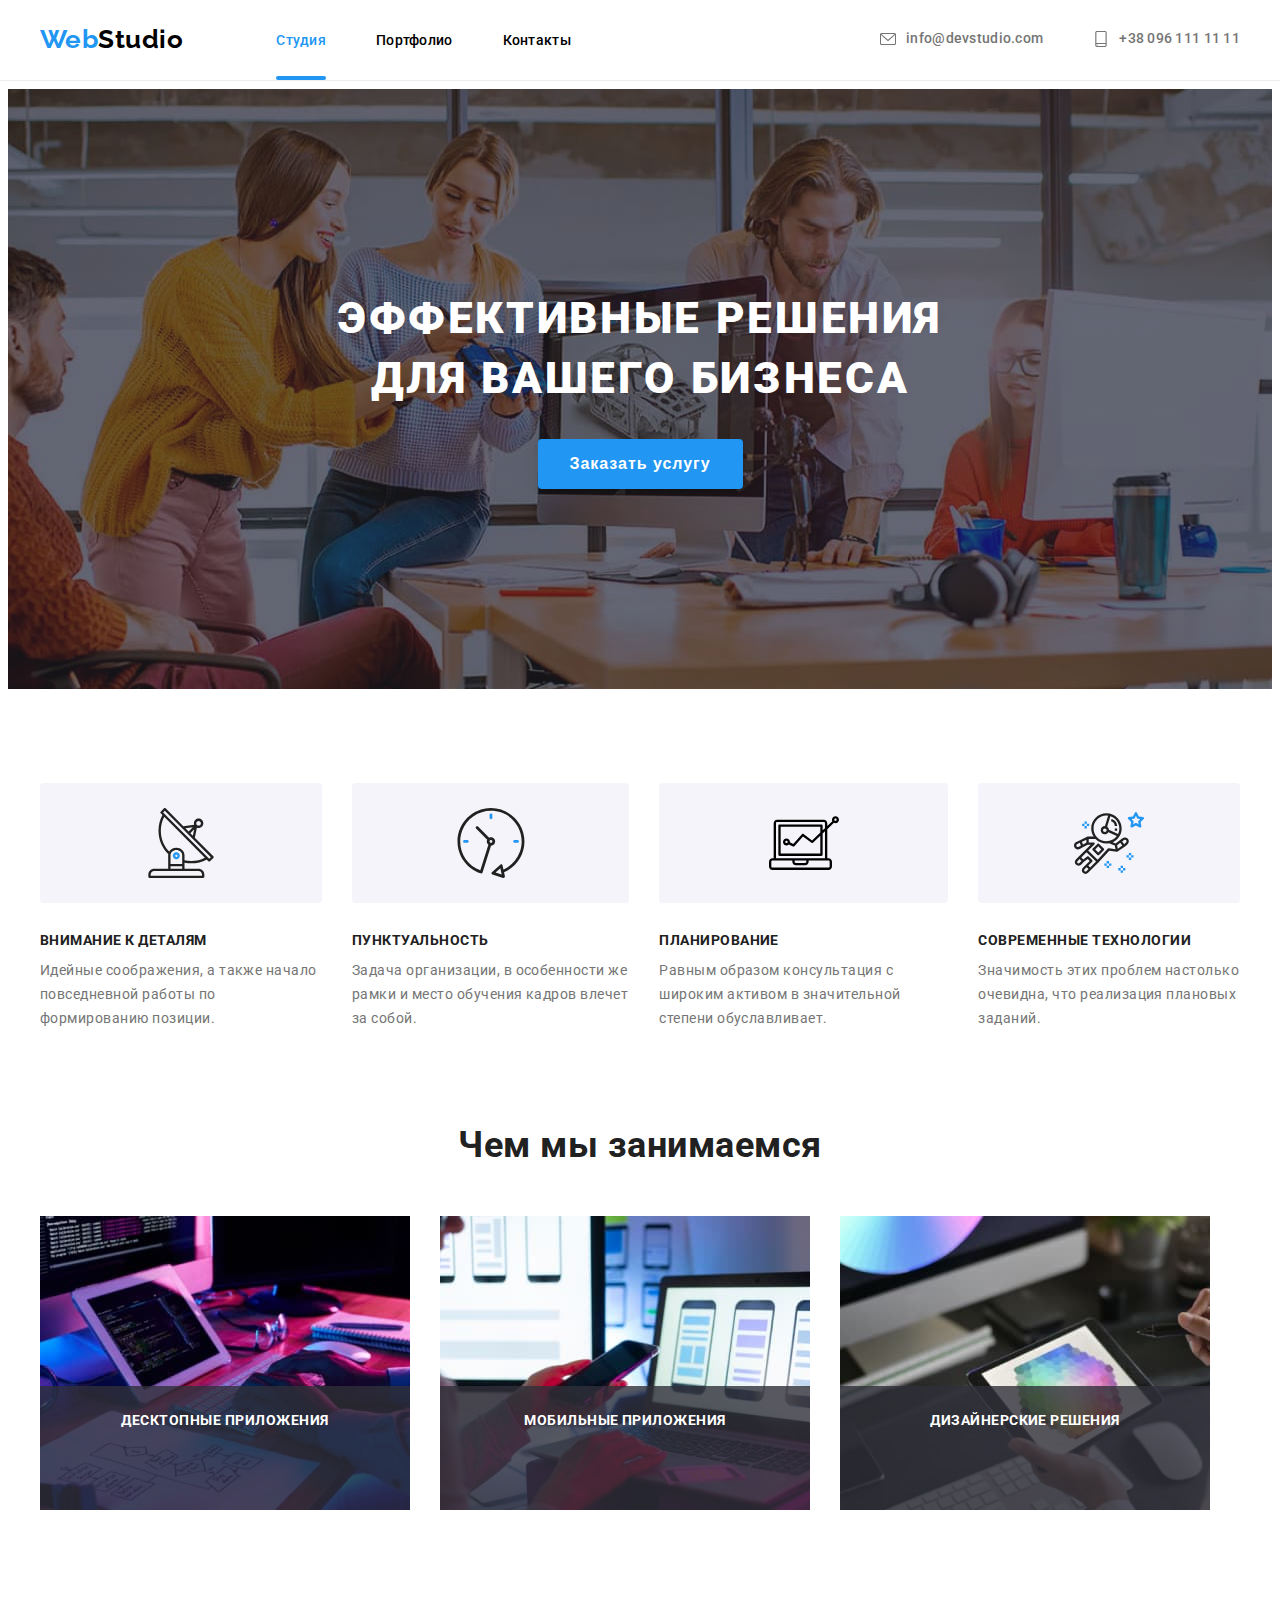
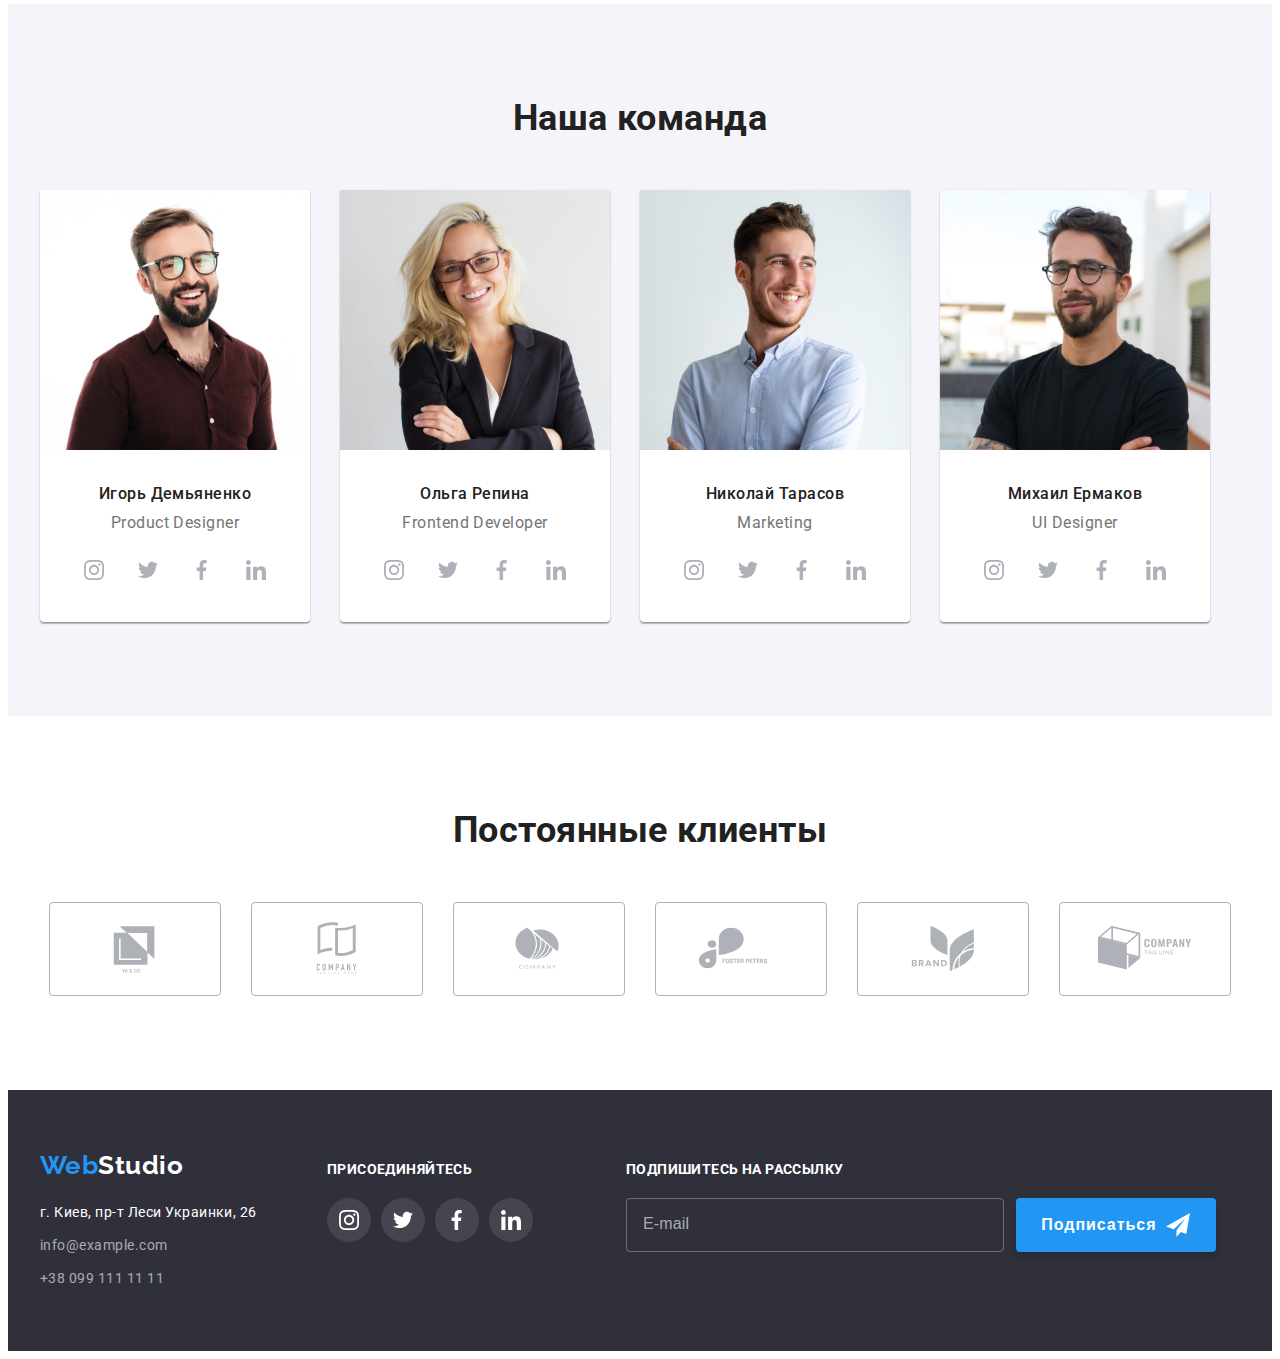
<file: index.html>
<!DOCTYPE html>
<html lang="ru">

<head>
    <meta charset="UTF-8">
    <meta http-equiv="X-UA-Compatible" content="IE=edge">
    <meta name="viewport" content="width=device-width, initial-scale=1.0">
    <title>Document</title>
    <link rel="preconnect" href="https://fonts.googleapis.com">
    <link rel="preconnect" href="https://fonts.gstatic.com" crossorigin>
    <link href="https://fonts.googleapis.com/css2?family=Raleway:wght@700&family=Roboto:wght@400;500;700;900&display=swap"
        rel="stylesheet">
    <link rel="stylesheet" href="https://cdnjs.cloudflare.com/ajax/libs/modern-normalize/1.1.0/modern-normalize.min.css"
            integrity="sha512-wpPYUAdjBVSE4KJnH1VR1HeZfpl1ub8YT/NKx4PuQ5NmX2tKuGu6U/JRp5y+Y8XG2tV+wKQpNHVUX03MfMFn9Q=="
            crossorigin="anonymous" referrerpolicy="no-referrer" />
    <link rel="stylesheet" href="./css/styles.css">
</head>

<body>

    <!-- HEADER -->

    <header class="page-header">
        <div class="container header">
            <a href="./index.html" class="logo"><span class="logo-item">Web</span>Studio</a>
            <nav>
                <ul class="nav">
                    <li class="nav-item">
                        <a href="index.html" class="nav-link current">Студия</a>
                    </li>
                    <li class="nav-item">
                        <a href="portfolio.html" class="nav-link">Портфолио</a>
                    </li>
                    <li class="nav-item">
                        <a href="#contact" class="nav-link">Контакты</a>
                    </li>
                </ul>
            </nav>

            <ul class="contacts">
                <li class="contacts-item">
                    <a href="mailto:info@devstudio.com" class="contacts-link">
                        <svg class="contacts-icon" width="16" height="16">
                            <use href="./images/icons.svg#envelope"></use>
                        </svg>
                        info@devstudio.com
                    </a>
                </li>
                <li class="contacts-item">
                    <a href="tel:+380961111111" class="contacts-link">
                        <svg class="contacts-icon" width="16" height="16">
                            <use href="./images/icons.svg#smartphone"></use>
                        </svg>
                        +38 096 111 11 11
                    </a>
                </li>
            </ul>
        </div>
    </header>

    <main>

        <!-- HERO -->

        <section class="hero main-background">
            <div class="container">
                <h1 class="hero-title">
                    Эффективные решения <br>
                    для вашего бизнеса
                </h1>
                <button type="button" class="main-btn" data-modal-open>Заказать услугу</button>
            </div>
            <div class="backdrop is-hidden" data-modal>
                <div class="modal">
                    <button class="modal-btn" data-modal-close>
                        <svg class="modal-icon" width='30' height="30" >
                            <use href="./images/icons.svg#close"></use>
                        </svg>
                    </button>
                    <h5 class="modal-title">Оставьте свои данные, мы вам перезвоним</h5>
                    <form class="form">
                        <label class="form-label">
                            <span class="form-text">Имя</span>
                            <span class="form-item">
                                <svg class="form-icon" width="18" height="18">
                                    <use href="./images/icons.svg#person-black"></use>
                                </svg>
                            </span>
                            <input type="text" class="form-input" name="name" placeholder="Иван Иванович" required>
                        </label>
                        <label class="form-label">
                            <span class="form-text">Телефон</span>
                            <span class="form-item">
                                <svg class="form-icon" width="18" height="18">
                                    <use href="./images/icons.svg#phone-black"></use>
                                </svg>
                            </span>
                            <input type="tel" class="form-input" name="tel" placeholder="+380670000000" required>
                        </label>
                        <label class="form-label">
                            <span class="form-text">Почта</span>
                            <span class="form-item">
                                <svg class="form-icon" width="18" height="18">
                                    <use href="./images/icons.svg#email-black"></use>
                                </svg>
                            </span>
                            <input type="email" class="form-input" name="mail" placeholder="mail@example.com" required>
                        </label>
                        <label class="form-label form-comment">
                            <span class="form-text">Комментарий</span>
                            <textarea name="comment" placeholder="Введите текст"></textarea>
                        </label>
                        <label class="checkbox">
                            <input type="checkbox" class="checkbox-input" name="topic">
                            <span class="checkbox-item">
                                <svg class="checkbox-icon" width="16" height="15">
                                    <use href="./images/icons.svg#icon-check"></use>
                                </svg>
                            </span>
                            <span class="checkbox-agreement">
                                Соглашаюсь с рассылкой и принимаю
                                <a href="" class="checkbox-link">Условия договора</a></span>
                        </label>
                        <button type="submit" class="main-btn">Отправить</button>
                    </form>
                </div>
            </div>
        </section>

        <!-- SKILLS -->

        <section class="skills">
            <div class="container">
                <h2 class="hidden-title">Преимущества</h2>
                <ul class="skills-list">
                    <li class="skills-item">
                        <div class="skillls-box">
                            <svg class="skills-icon">
                                <use href="./images/icons.svg#antenna"></use>
                            </svg>
                        </div>
                        <h3 class="skills-title">Внимание к деталям</h3>
                        <p class="skills-text">Идейные соображения, а также начало повседневной работы по формированию позиции.</p>
                    </li>
                    <li class="skills-item">
                        <div class="skillls-box">
                            <svg class="skills-icon">
                                <use href="./images/icons.svg#clock"></use>
                            </svg>
                        </div>
                        <h3 class="skills-title">Пунктуальность</h3>
                        <p class="skills-text">Задача организации, в особенности же рамки и место обучения кадров влечет за собой.</p>
                    </li>
                    <li class="skills-item">
                        <div class="skillls-box">
                            <svg class="skills-icon">
                                <use href="./images/icons.svg#comp"></use>
                            </svg>
                        </div>
                        <h3 class="skills-title">Планирование</h3>
                        <p class="skills-text">Равным образом консультация с широким активом в значительной степени обуславливает.</p>
                    </li>
                    <li class="skills-item">
                        <div class="skillls-box">
                            <svg class="skills-icon">
                                <use href="./images/icons.svg#astronaut"></use>
                            </svg>
                        </div>
                        <h3 class="skills-title">Современные технологии</h3>
                        <p class="skills-text">Значимость этих проблем настолько очевидна, что реализация плановых заданий.</p>
                    </li>
                </ul>
            </div>
        </section>

        <!-- WORKS -->

        <section class="work">
            <div class="container">
                <h2 class="work-title">Чем мы занимаемся</h2>
                <ul class="work-list">
                    <li class="work-item">
                        <img src="./images/wedo1.jpg" alt="Разработчик пишет код" width="370">
                        <div class="work-box">
                            <p class="work-text">
                                Десктопные приложения
                            </p>
                        </div>
                    </li>
                    <li class="work-item">
                        <img src="./images/wedo2.jpg" alt="Дизайнер создает макет" width="370">
                        <div class="work-box">
                            <p class="work-text">
                                Мобильные приложения
                            </p>
                        </div>
                    </li>
                    <li class="work-item">
                        <img src="./images/wedo3.jpg" alt="Дизайнер работает с палитрой" width="370">
                        <div class="work-box">
                            <p class="work-text">
                                Дизайнерские решения
                            </p>
                        </div>
                    </li>
                </ul>
            </div>
        </section>

        <!-- TEAM -->

        <section class="team">
            <div class="container">
                <h2 class="team-title">Наша команда</h2>
                <ul class="team-list">
                    <li class="team-item">
                        <img src="./images/product.jpg" alt="Дизайнер" width="270">
                        <h4 class="team-name">Игорь Демьяненко</h4>
                        <p class="team-position">Product Designer</p>
                        <ul class="social">
                            <li class="social-item">
                                <a href="https://www.instagram.com/" target="_blank" rel="noreferrer noopener" class="social-link">
                                    <svg class="social-icon" width="20" height="20">
                                        <use href="./images/icons.svg#instagram"></use>
                                    </svg>
                                </a>
                            </li>
                            <li class="social-item">
                                <a href="https://twitter.com/" target="_blank" rel="noreferrer noopener" class="social-link">
                                    <svg class="social-icon" width="20" height="20">
                                        <use href="./images/icons.svg#twitter"></use>
                                    </svg>
                                </a>
                            </li>
                            <li class="social-item">
                                <a href="https://www.facebook.com/" target="_blank" rel="noreferrer noopener" class="social-link">
                                    <svg class="social-icon" width="20" height="20">
                                        <use href="./images/icons.svg#facebook"></use>
                                    </svg>
                                </a>
                            </li>
                            <li class="social-item">
                                <a href="https://www.linkedin.com/" target="_blank" rel="noreferrer noopener" class="social-link">
                                    <svg class="social-icon" width="20" height="20">
                                        <use href="./images/icons.svg#linkedin"></use>
                                    </svg>
                                </a>
                            </li>
                        </ul>
                    </li>
                    <li class="team-item">
                        <img src="./images/frontend.jpg" alt="Разработчик" width="270">
                        <h4 class="team-name">Ольга Репина</h4>
                        <p class="team-position">Frontend Developer</p>
                        <ul class="social">
                            <li class="social-item">
                                <a href="https://www.instagram.com/" target="_blank" rel="noreferrer noopener" class="social-link">
                                    <svg class="social-icon" width="20" height="20">
                                        <use href="./images/icons.svg#instagram"></use>
                                    </svg>
                                </a>
                            </li>
                            <li class="social-item">
                                <a href="https://twitter.com/" target="_blank" rel="noreferrer noopener" class="social-link">
                                    <svg class="social-icon" width="20" height="20">
                                        <use href="./images/icons.svg#twitter"></use>
                                    </svg>
                                </a>
                            </li>
                            <li class="social-item">
                                <a href="https://www.facebook.com/" target="_blank" rel="noreferrer noopener" class="social-link">
                                    <svg class="social-icon" width="20" height="20">
                                        <use href="./images/icons.svg#facebook"></use>
                                    </svg>
                                </a>
                            </li>
                            <li class="social-item">
                                <a href="https://www.linkedin.com/" target="_blank" rel="noreferrer noopener" class="social-link">
                                    <svg class="social-icon" width="20" height="20">
                                        <use href="./images/icons.svg#linkedin"></use>
                                    </svg>
                                </a>
                            </li>
                        </ul>
                    </li>
                    <li class="team-item">
                        <img src="./images/marketing.jpg" alt="Маркетолог" width="270">
                        <h4 class="team-name">Николай Тарасов</h4>
                        <p class="team-position">Marketing</p>
                        <ul class="social">
                            <li class="social-item">
                                <a href="https://www.instagram.com/" target="_blank" rel="noreferrer noopener" class="social-link">
                                    <svg class="social-icon" width="20" height="20">
                                        <use href="./images/icons.svg#instagram"></use>
                                    </svg>
                                </a>
                            </li>
                            <li class="social-item">
                                <a href="https://twitter.com/" target="_blank" rel="noreferrer noopener" class="social-link">
                                    <svg class="social-icon" width="20" height="20">
                                        <use href="./images/icons.svg#twitter"></use>
                                    </svg>
                                </a>
                            </li>
                            <li class="social-item">
                                <a href="https://www.facebook.com/" target="_blank" rel="noreferrer noopener" class="social-link">
                                    <svg class="social-icon" width="20" height="20">
                                        <use href="./images/icons.svg#facebook"></use>
                                    </svg>
                                </a>
                            </li>
                            <li class="social-item">
                                <a href="https://www.linkedin.com/" target="_blank" rel="noreferrer noopener" class="social-link">
                                    <svg class="social-icon" width="20" height="20">
                                        <use href="./images/icons.svg#linkedin"></use>
                                    </svg>
                                </a>
                            </li>
                        </ul>
                    </li>
                    <li class="team-item">
                        <img src="./images/designer.jpg" alt="Юа-Дизайнер" width="270">
                        <h4 class="team-name">Михаил Ермаков</h4>
                        <p class="team-position">UI Designer</p>
                        <ul class="social">
                            <li class="social-item">
                                <a href="https://www.instagram.com/" target="_blank" rel="noreferrer noopener" class="social-link">
                                    <svg class="social-icon" width="20" height="20">
                                        <use href="./images/icons.svg#instagram"></use>
                                    </svg>
                                </a>
                            </li>
                            <li class="social-item">
                                <a href="https://twitter.com/" target="_blank" rel="noreferrer noopener" class="social-link">
                                    <svg class="social-icon" width="20" height="20">
                                        <use href="./images/icons.svg#twitter"></use>
                                    </svg>
                                </a>
                            </li>
                            <li class="social-item">
                                <a href="https://www.facebook.com/" target="_blank" rel="noreferrer noopener" class="social-link">
                                    <svg class="social-icon" width="20" height="20">
                                        <use href="./images/icons.svg#facebook"></use>
                                    </svg>
                                </a>
                            </li>
                            <li class="social-item">
                                <a href="https://www.linkedin.com/" target="_blank" rel="noreferrer noopener" class="social-link">
                                    <svg class="social-icon" width="20" height="20">
                                        <use href="./images/icons.svg#linkedin"></use>
                                    </svg>
                                </a>
                            </li>
                        </ul>
                    </li>
                </ul>
            </div>
        </section>

        <!-- CLIENTS -->

        <section class="client">
            <div class="container">
                <h2 class="client-title">Постоянные клиенты</h2>
                <ul class="client-list">
                    <li class="client-item">
                        <a href="" class="client-link">
                            <svg class="client-icon" width="106" height="60">
                                <use href="./images/icons.svg#client-1"></use>
                            </svg>
                        </a>
                    </li>
                    <li class="client-item">
                        <a href="" class="client-link">
                            <svg class="client-icon" width="106" height="60">
                                <use href="./images/icons.svg#client-2"></use>
                            </svg>
                        </a>
                    </li>
                    <li class="client-item">
                        <a href="" class="client-link">
                            <svg class="client-icon" width="106" height="60">
                                <use href="./images/icons.svg#client-3"></use>
                            </svg>
                        </a>
                    </li>
                    <li class="client-item">
                        <a href="" class="client-link">
                            <svg class="client-icon" width="106" height="60">
                                <use href="./images/icons.svg#client-4"></use>
                            </svg>
                        </a>
                    </li>
                    <li class="client-item">
                        <a href="" class="client-link">
                            <svg class="client-icon" width="106" height="60">
                                <use href="./images/icons.svg#client-5"></use>
                            </svg>
                        </a>
                    </li>
                    <li class="client-item">
                        <a href="" class="client-link">
                            <svg class="client-icon" width="106" height="60">
                                <use href="./images/icons.svg#client-6"></use>
                            </svg>
                        </a>
                    </li>
                </ul>
            </div>
        </section>

    </main>

    <!-- FOOTER -->

    <footer class="footer">
        <div class="container footer-box">
            <div class="footer-address">
                <a href="./index.html" class="logo-footer"><span class="logo-item">Web</span>Studio</a>
                <address id="contact">
                    <ul class="contact-list">
                        <li class="contact-item">
                            <a href="https://goo.gl/maps/MUDhVGZBAiDzLB5r7" target="_blank" rel="noreferrer noopener"
                                class="contact-address">г.
                                Киев,
                                пр-т Леси Украинки, 26
                            </a>
                        </li>
                        <li class="contact-item">
                            <a href="mailto:info@example.com" class="contact-link">info@example.com</a>
                        </li>
                        <li class="contact-item">
                            <a href="tel:+380991111111" class="contact-link">+38 099 111 11 11</a>
                        </li>
                    </ul>
                </address>
            </div>

            <div class="footer-links">
                <h3 class="footer-title">
                    присоединяйтесь
                </h3>
                <ul class="social">
                    <li class="social-item">
                        <a href="https://www.instagram.com/" target="_blank" rel="noreferrer noopener"
                            class="social-link footer-link">
                            <svg class="social-icon" width="20" height="20">
                                <use href="./images/icons.svg#instagram"></use>
                            </svg>
                        </a>
                    </li>
                    <li class="social-item">
                        <a href="https://twitter.com/" target="_blank" rel="noreferrer noopener"
                            class="social-link footer-link">
                            <svg class="social-icon" width="20" height="20">
                                <use href="./images/icons.svg#twitter"></use>
                            </svg>
                        </a>
                    </li>
                    <li class="social-item">
                        <a href="https://www.facebook.com/" target="_blank" rel="noreferrer noopener"
                            class="social-link footer-link">
                            <svg class="social-icon" width="20" height="20">
                                <use href="./images/icons.svg#facebook"></use>
                            </svg>
                        </a>
                    </li>
                    <li class="social-item">
                        <a href="https://www.linkedin.com/" target="_blank" rel="noreferrer noopener"
                            class="social-link footer-link">
                            <svg class="social-icon" width="20" height="20">
                                <use href="./images/icons.svg#linkedin"></use>
                            </svg>
                        </a>
                    </li>
                </ul>

            </div>
            <div class="subscribe">
                <h3 class="subscribe-title">Подпишитесь на рассылку</h3>
                <form class="subscribe-form">
                    <label class="subscribe-field">
                        <input type="email" class="subscribe-input" name="mail" placeholder="E-mail">
                    </label>
                    <button type="submit" class="main-btn subscribe-btn">
                        Подписаться
                        <svg class="subscribe-icon" width="24" height="24">
                            <use href="./images/icons.svg#send"></use>
                        </svg>
                    </button>
                </form>
            </div>
        </div>
    </footer>

    <!-- Fixed Header script -->

    <script>
        const { height:pageHeaderHeight } = document
          .querySelector(".page-header")
          .getBoundingClientRect ();

        document.body.style.paddingTop = `${pageHeaderHeight}px`;
    </script>

    <!-- Modal script -->

    <script src="./js/modal.js"></script>

</body>

</html>
</file>
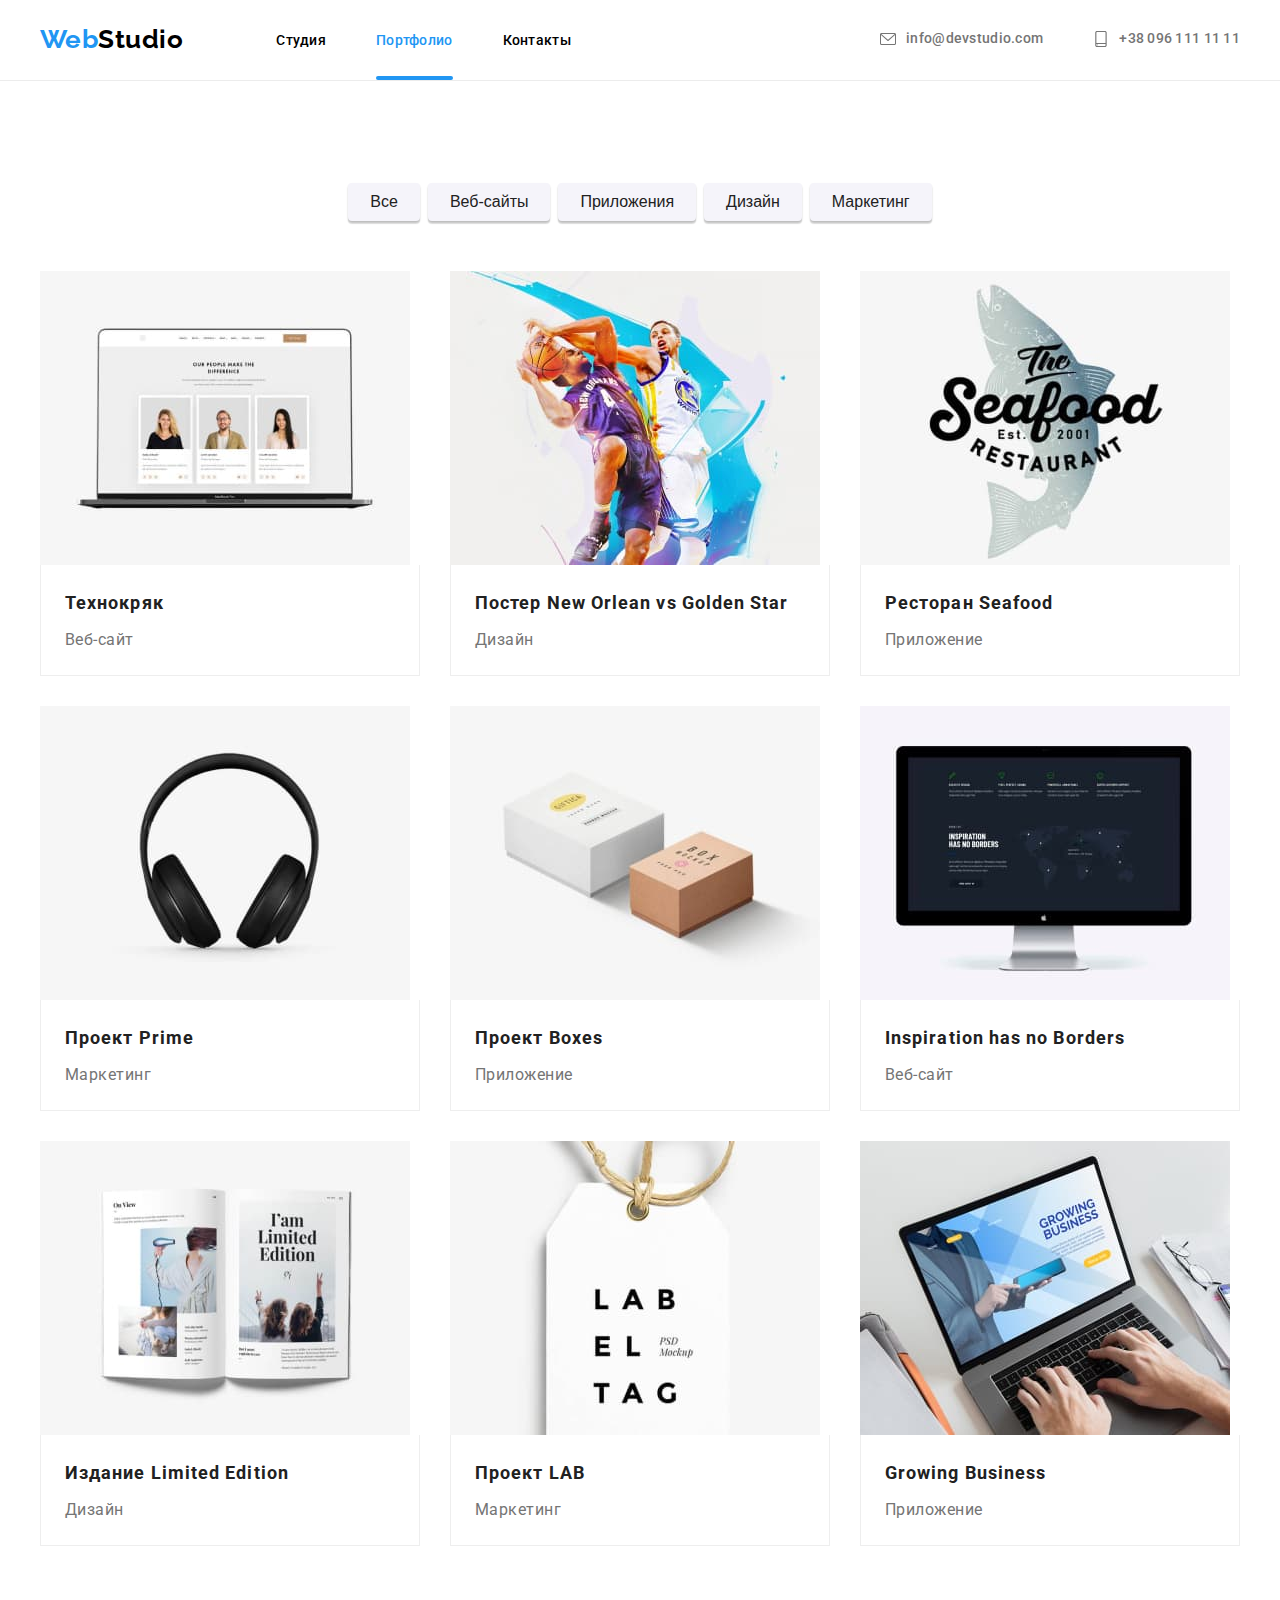
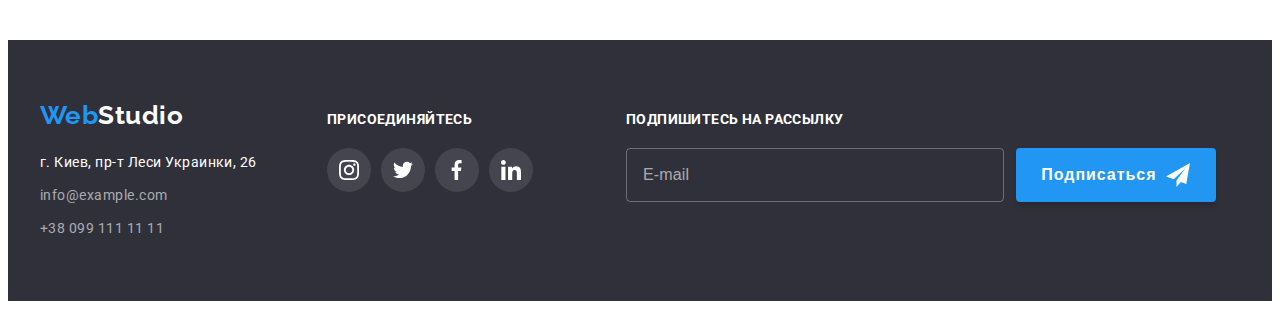
<file: portfolio.html>
<!DOCTYPE html>
<html lang="ru">

<head>
    <meta charset="UTF-8">
    <meta http-equiv="X-UA-Compatible" content="IE=edge">
    <meta name="viewport" content="width=device-width, initial-scale=1.0">
    <title>Document</title>
    <link rel="preconnect" href="https://fonts.googleapis.com">
    <link rel="preconnect" href="https://fonts.gstatic.com" crossorigin>
    <link
        href="https://fonts.googleapis.com/css2?family=Raleway:wght@700&family=Roboto:wght@400;500;700;900&display=swap"
        rel="stylesheet">
    <link rel="stylesheet" href="https://cdnjs.cloudflare.com/ajax/libs/modern-normalize/1.1.0/modern-normalize.min.css"
        integrity="sha512-wpPYUAdjBVSE4KJnH1VR1HeZfpl1ub8YT/NKx4PuQ5NmX2tKuGu6U/JRp5y+Y8XG2tV+wKQpNHVUX03MfMFn9Q=="
        crossorigin="anonymous" referrerpolicy="no-referrer" />
    <link rel="stylesheet" href="./css/styles.css">
</head>

<body>

    <!-- HEADER -->

    <header class="page-header">
        <div class="container header">
            <a href="./index.html" class="logo"><span class="logo-item">Web</span>Studio</a>
            <nav>
                <ul class="nav">
                    <li class="nav-item">
                        <a href="index.html" class="nav-link">Студия</a>
                    </li>
                    <li class="nav-item">
                        <a href="portfolio.html" class="nav-link current">Портфолио</a>
                    </li>
                    <li class="nav-item">
                        <a href="#contact" class="nav-link">Контакты</a>
                    </li>
                </ul>
            </nav>

            <ul class="contacts">
                <li class="contacts-item">
                    <a href="mailto:info@devstudio.com" class="contacts-link">
                        <svg class="contacts-icon" width="16" height="16">
                            <use href="./images/icons.svg#envelope"></use>
                        </svg>
                        info@devstudio.com
                    </a>
                </li>
                <li class="contacts-item">
                    <a href="tel:+380961111111" class="contacts-link">
                        <svg class="contacts-icon" width="16" height="16">
                            <use href="./images/icons.svg#smartphone"></use>
                        </svg>
                        +38 096 111 11 11
                    </a>
                </li>
            </ul>
        </div>
    </header>

    <main>
        <section class="portfolio">
            <div class="container">
                <h1 class="hidden-title">Галерея проектов</h1>
                <ul class="filter">
                    <li class="filter-item">
                        <button type="button" class="filter-btn">Все</button>
                    </li>
                    <li class="filter-item">
                        <button type="button" class="filter-btn">Веб-сайты</button>
                    </li>
                    <li class="filter-item">
                        <button type="button" class="filter-btn">Приложения</button>
                    </li>
                    <li class="filter-item">
                        <button type="button" class="filter-btn">Дизайн</button>
                    </li>
                    <li class="filter-item">
                        <button type="button" class="filter-btn">Маркетинг</button>
                    </li>
                </ul>
                <ul class="projects">
                    <li class="project-item">
                        <a href="">
                            <div class="project-thumb">
                                <img src="./images/techno.jpg" alt="ноутбук" width="370">
                                <p class="project-overlay">
                                    Технокряк это современная площадка распространения коронавируса. Компании используют эту платформу для цифрового
                                    шпионажа и атак на защищённые сервера конкурентов.
                                </p>
                            </div>
                            <div class="project-box">
                                <h2 class="project-title">Технокряк</h2>
                                <p class="project-text">Веб-сайт</p>
                            </div>
                        </a>
                    </li>
                    <li class="project-item">
                        <a href="">
                            <div class="project-thumb">
                                <img src="./images/neworlean.jpg" alt="Постер баскетбольной команды Нью Орлен" width="370">
                                <p class="project-overlay">
                                    Технокряк это современная площадка распространения коронавируса. Компании используют эту платформу для цифрового
                                    шпионажа и атак на защищённые сервера конкурентов.
                                </p>
                            </div>
                            <div class="project-box">
                                <h2 class="project-title">Постер New Orlean vs Golden Star</h2>
                                <p class="project-text">Дизайн</p>
                            </div>
                        </a>
                    </li>
                    <li class="project-item">
                        <a href="">
                            <div class="project-thumb">
                                <img src="./images/seafood.jpg" alt="Логотип ресторана Сеафуд" width="370">
                                <p class="project-overlay">
                                    Технокряк это современная площадка распространения коронавируса. Компании используют эту платформу для цифрового
                                    шпионажа и атак на защищённые сервера конкурентов.
                                </p>
                            </div>
                            <div class="project-box">
                                <h2 class="project-title">Ресторан Seafood</h2>
                                <p class="project-text">Приложение</p>
                            </div>
                        </a>
                    </li>
                    <li class="project-item">
                        <a href="">
                            <div class="project-thumb">
                                <img src="./images/prime.jpg" alt="Наушники" width="370">
                                <p class="project-overlay">
                                    Технокряк это современная площадка распространения коронавируса. Компании используют эту платформу для цифрового
                                    шпионажа и атак на защищённые сервера конкурентов.
                                </p>
                            </div>
                            <div class="project-box">
                                <h2 class="project-title">Проект Prime</h2>
                                <p class="project-text">Маркетинг</p>
                            </div>
                        </a>
                    </li>
                    <li class="project-item">
                        <a href="">
                            <div class="project-thumb">
                                <img src="./images/boxes.jpg" alt="Проект коробки" width="370">
                                <p class="project-overlay">
                                    Технокряк это современная площадка распространения коронавируса. Компании используют эту платформу для цифрового
                                    шпионажа и атак на защищённые сервера конкурентов.
                                </p>
                            </div>
                            <div class="project-box">
                                <h2 class="project-title">Проект Boxes</h2>
                                <p class="project-text">Приложение</p>
                            </div>
                        </a>
                    </li>
                    <li class="project-item">
                        <a href="">
                            <div class="project-thumb">
                                <img src="./images/borders.jpg" alt="Черный монитор" width="370">
                                <p class="project-overlay">
                                    Технокряк это современная площадка распространения коронавируса. Компании используют эту платформу для цифрового
                                    шпионажа и атак на защищённые сервера конкурентов.
                                </p>
                            </div>
                            <div class="project-box">
                                <h2 class="project-title">Inspiration has no Borders</h2>
                                <p class="project-text">Веб-сайт</p>
                            </div>
                        </a>
                    </li>
                    <li class="project-item">
                        <a href="">
                            <div class="project-thumb">
                                <img src="./images/edition.jpg" alt="Каталог товаров" width="370">
                                <p class="project-overlay">
                                    Технокряк это современная площадка распространения коронавируса. Компании используют эту платформу для цифрового
                                    шпионажа и атак на защищённые сервера конкурентов.
                                </p>
                            </div>
                            <div class="project-box">
                                <h2 class="project-title">Издание Limited Edition</h2>
                                <p class="project-text">Дизайн</p>
                            </div>
                        </a>
                    </li>
                    <li class="project-item">
                        <a href="">
                            <div class="project-thumb">
                                <img src="./images/lab.jpg" alt="Бумажная бирка" width="370">
                                <p class="project-overlay">
                                    Технокряк это современная площадка распространения коронавируса. Компании используют эту платформу для цифрового
                                    шпионажа и атак на защищённые сервера конкурентов.
                                </p>
                            </div>
                            <div class="project-box">
                                <h2 class="project-title">Проект LAB</h2>
                                <p class="project-text">Маркетинг</p>
                            </div>
                        </a>
                    </li>
                    <li class="project-item">
                        <a href="">
                            <div class="project-thumb">
                                <img src="./images/business.jpg" alt="Набор текста на ноутбуке" width="370">
                                <p class="project-overlay">
                                    Технокряк это современная площадка распространения коронавируса. Компании используют эту платформу для цифрового
                                    шпионажа и атак на защищённые сервера конкурентов.
                                </p>
                            </div>
                            <div class="project-box">
                                <h2 class="project-title">Growing Business</h2>
                                <p class="project-text">Приложение</p>
                            </div>
                        </a>
                    </li>
                </ul>
            </div>
        </section>
    </main>

    <!-- FOOTER -->

    <footer class="footer">
        <div class="container footer-box">
            <div class="footer-address">
                <a href="./index.html" class="logo-footer"><span class="logo-item">Web</span>Studio</a>
                <address id="contact">
                    <ul class="contact-list">
                        <li class="contact-item">
                            <a href="https://goo.gl/maps/MUDhVGZBAiDzLB5r7" target="_blank" rel="noreferrer noopener"
                                class="contact-address">г.
                                Киев,
                                пр-т Леси Украинки, 26
                            </a>
                        </li>
                        <li class="contact-item">
                            <a href="mailto:info@example.com" class="contact-link">info@example.com</a>
                        </li>
                        <li class="contact-item">
                            <a href="tel:+380991111111" class="contact-link">+38 099 111 11 11</a>
                        </li>
                    </ul>
                </address>
            </div>

            <div class="footer-links">
                <h3 class="footer-title">
                    присоединяйтесь
                </h3>
                <ul class="social">
                    <li class="social-item">
                        <a href="https://www.instagram.com/" target="_blank" rel="noreferrer noopener"
                            class="social-link footer-link">
                            <svg class="social-icon" width="20" height="20">
                                <use href="./images/icons.svg#instagram"></use>
                            </svg>
                        </a>
                    </li>
                    <li class="social-item">
                        <a href="https://twitter.com/" target="_blank" rel="noreferrer noopener"
                            class="social-link footer-link">
                            <svg class="social-icon" width="20" height="20">
                                <use href="./images/icons.svg#twitter"></use>
                            </svg>
                        </a>
                    </li>
                    <li class="social-item">
                        <a href="https://www.facebook.com/" target="_blank" rel="noreferrer noopener"
                            class="social-link footer-link">
                            <svg class="social-icon" width="20" height="20">
                                <use href="./images/icons.svg#facebook"></use>
                            </svg>
                        </a>
                    </li>
                    <li class="social-item">
                        <a href="https://www.linkedin.com/" target="_blank" rel="noreferrer noopener"
                            class="social-link footer-link">
                            <svg class="social-icon" width="20" height="20">
                                <use href="./images/icons.svg#linkedin"></use>
                            </svg>
                        </a>
                    </li>
                </ul>

            </div>
            <div class="subscribe">
                <h3 class="subscribe-title">Подпишитесь на рассылку</h3>
                <form class="subscribe-form">
                    <label class="subscribe-field">
                        <input type="email" class="subscribe-input" name="mail" placeholder="E-mail">
                    </label>
                    <button type="submit" class="main-btn subscribe-btn">
                        Подписаться
                        <svg class="subscribe-icon" width="24" height="24">
                            <use href="./images/icons.svg#send"></use>
                        </svg>
                    </button>
                </form>
            </div>
        </div>
    </footer>

    <!-- Fixed Header script -->

    <script>
        const { height: pageHeaderHeight } = document
            .querySelector(".page-header")
            .getBoundingClientRect();

        document.body.style.paddingTop = `${pageHeaderHeight}px`;
    </script>

</body>

</html>
</file>
<file: css/styles.css>
:root {
  --main-color: #212121;
  --accent-color: #2196f3;
  --text-color: #757575;
  --background-color: #2f303a;
  --title-color: #ffffff;
  --filter-color: #f5f4fa;
}

body {
  color: var (--main-color);
  background-color: var(--title-color);

  font-family: "Roboto", sans-serif;
  letter-spacing: 0.03em;
}

ul {
  list-style: none;
  padding: 0;
  margin: 0;
}

a {
  text-decoration: none;
  color: inherit;
}

h1,
h2,
h3,
h4,
h5,
p {
  margin: 0;
}

.container {
  width: 1200px;
  padding-right: 15px;
  padding-left: 15px;
  margin-left: auto;
  margin-right: auto;
}

.hero,
.skills,
.work,
.team,
.client,
.portfolio {
  padding-top: 94px;
  padding-bottom: 94px;
}

.hidden-title {
  display: none;
}

::placeholder {
  font-size: 14px;
  line-height: 1.14;
  letter-spacing: 0.01em;
  color: rgba(117, 117, 117, 0.5);
}

/* Button */

.main-btn {
  display: inline-block;
  min-width: 200px;
  min-height: 50px;
  padding: 10px 32px;

  box-shadow: 0px 4px 4px rgba(0, 0, 0, 0.15);
  border-radius: 4px;
  border: var(--accent-color);
  cursor: pointer;

  color: var(--title-color);
  background-color: var(--accent-color);
  font-weight: 700;
  font-size: 16px;
  line-height: 1.88;

  letter-spacing: 0.06em;

  transition: color 250ms cubic-bezier(0.4, 0, 0.2, 1),
    background-color 250ms cubic-bezier(0.4, 0, 0.2, 1);
}

.main-btn:hover,
.main-btn:focus {
  color: var(--accent-color);
  background-color: var(--title-color);
}

/* HEADER */

header {
  border-bottom: 1px solid #ececec;
  position: fixed;
  width: 100%;
  top: 0;
  left: 0;
  min-height: 80px;
  background-color: var(--title-color);
  z-index: 1;
}

.header {
  display: flex;
  align-items: center;
  padding-top: 24px;
  padding-bottom: 25px;
}

.logo {
  margin-right: 93px;
  color: #000000;
  font-family: "Raleway", sans-serif;
  font-style: normal;
  font-weight: 700;
  font-size: 26px;
  line-height: 1.19;
}

.logo-item {
  color: var(--accent-color);
}

/* NAVIGATION */

.nav {
  display: flex;
}

.nav-item:not(:last-child) {
  margin-right: 50px;
}

.contacts {
  display: flex;
  margin-left: auto;
}

.contacts-item:not(:last-child) {
  margin-right: 50px;
}

.nav-link {
  position: relative;
  font-weight: 500;
  font-size: 14px;
  line-height: 1.14;
  letter-spacing: 0.02em;

  padding-top: 32px;
  padding-bottom: 32px;

  color: var (--main-color);

  transition: color 250ms cubic-bezier(0.4, 0, 0.2, 1);
}

.nav-link:hover,
.nav-link:focus {
  color: var(--accent-color);
}

.current {
  color: var(--accent-color);
}

.current::after {
  content: "";
  position: absolute;
  left: 0;
  bottom: 0;

  width: 100%;
  height: 4px;
  border-radius: 2px;
  background: var(--accent-color);
}

.contacts-link {
  display: flex;
  font-weight: 500;
  font-size: 14px;
  line-height: 1.14;
  letter-spacing: 0.02em;

  color: var(--text-color);
  fill: var(--text-color);

  transition: color 250ms cubic-bezier(0.4, 0, 0.2, 1),
    fill 250ms cubic-bezier(0.4, 0, 0.2, 1);
}

.contacts-link:hover,
.contacts-link:focus {
  color: var(--accent-color);
  fill: var(--accent-color);
}

.contacts-icon {
  margin-right: 10px;
}

/* HERO */

.hero {
  padding-top: 200px;
  padding-bottom: 200px;
  text-align: center;
  background-color: var(--background-color);
}

.main-background {
  max-width: 1600px;
  max-height: 600px;
  margin-left: auto;
  margin-right: auto;
  background: #c4c4c4;

  background-repeat: no-repeat;
  background-position: center;
  background-size: cover;
  background-image: linear-gradient(
      to right,
      rgba(47, 48, 58, 0.4),
      rgba(47, 48, 58, 0.4)
    ),
    url("../images/hero.jpg");
}

.hero-title {
  font-weight: 900;
  font-size: 44px;
  line-height: 1.36;
  margin-bottom: 30px;

  text-align: center;
  letter-spacing: 0.06em;
  text-transform: uppercase;

  color: var(--title-color);
}

/* MODAL */

.backdrop {
  position: fixed;
  top: 0;
  left: 0;
  width: 100%;
  height: 100%;
  background-color: rgba(0, 0, 0, 0.2);

  opacity: 1;
  transition: opacity 250ms cubic-bezier(0.4, 0, 0.2, 1);
  z-index: 2;
}

.backdrop.is-hidden {
  opacity: 0;
  pointer-events: none;
  visibility: hidden;
}

.modal {
  position: absolute;
  top: 50%;
  left: 50%;
  transform: translate(-50%, -50%);
  min-width: 528px;
  min-height: 581px;
  padding: 40px;

  background: var(--title-color);
  box-shadow: 0px 1px 3px rgba(0, 0, 0, 0.12), 0px 1px 1px rgba(0, 0, 0, 0.14),
    0px 2px 1px rgba(0, 0, 0, 0.2);
  border-radius: 4px;
  z-index: 2;
}

.modal-btn {
  position: absolute;
  top: 8px;
  right: 8px;
  border: none;
  padding: 0;
  background: transparent;
  cursor: pointer;

  fill: var(--main-color);

  transition: fill 250ms cubic-bezier(0.4, 0, 0.2, 1);
}

.modal-btn:hover,
.modal-btn:focus {
  fill: var(--accent-color);
}

.modal-title {
  font-weight: 700;
  font-size: 20px;
  line-height: 1.15;
  text-align: center;
  margin-bottom: 30px;
  columns: var(--main-color);
}

.form {
  width: 100%;
  margin: 0;
}

.form-label {
  position: relative;
  display: flex;
  width: 100%;
  margin-bottom: 28px;
}

.form-comment {
  margin-bottom: 20px;
}

.form-text {
  position: absolute;
  left: 0;
  top: -16px;
  font-size: 12px;
  line-height: 1.17;
  letter-spacing: 0.01em;
  color: var(--text-color);
}

.form-item {
  position: absolute;
  left: 12px;
  transform: translateY(50%);
  width: 18px;
  height: 18px;
  fill: var(--main-color);

  transition: fill 250ms cubic-bezier(0.4, 0, 0.2, 1);
}

.form-label:focus-within > .form-item {
  fill: var(--accent-color);
}

.form-input {
  width: 100%;
  height: 40px;
  padding-left: 42px;
  padding-top: 0;
  padding-right: 0;
  padding-bottom: 0;

  outline: none;
  border: 1px solid;
  border-color: rgba(33, 33, 33, 0.2);
  border-radius: 4px;
  cursor: pointer;

  transition: border-color 250ms cubic-bezier(0.4, 0, 0.2, 1);
}

textarea {
  resize: none;
  width: 100%;
  height: 120px;
  padding: 12px 16px;
  outline: none;
  border: 1px solid rgba(33, 33, 33, 0.2);
  border-radius: 4px;
  cursor: pointer;

  transition: border 250ms cubic-bezier(0.4, 0, 0.2, 1);
}

.form-label:hover .form-input,
.form-label:hover .form-item,
.form-input:focus,
textarea:hover,
textarea:focus {
  border-color: var(--accent-color);
  fill: var(--accent-color);
}

.checkbox {
  display: flex;
  align-items: center;
  justify-content: center;
  margin-bottom: 30px;
}

.checkbox-input {
  position: absolute;
  left: 0;
  appearance: none;
}

.checkbox-item {
  display: flex;
  justify-content: center;
  align-items: center;
  width: 16px;
  height: 15px;
  margin-right: 8px;
  cursor: pointer;
  border: solid 2px var(--main-color);
  border-radius: 2px;
}

.checkbox-input:checked + .checkbox-item {
  background-color: var(--accent-color);
  border-color: var(--accent-color);
  background-origin: border-box;

  transition: background-color 250ms cubic-bezier(0.4, 0, 0.2, 1);
}

.checkbox-agreement {
  font-size: 14px;
  line-height: 1.71;
  color: var(--text-color);
}

.checkbox-link {
  position: relative;
  color: var(--accent-color);
}

.checkbox-link::after {
  content: "";
  position: absolute;
  left: 0;
  bottom: 1px;

  width: 100%;
  height: 1px;
  background: var(--accent-color);
}

/* SKILLS */

.skills-list {
  display: flex;
}

.skills-item {
  width: calc((100%-90px) / 4);
}

.skillls-box {
  display: flex;
  justify-content: center;
  align-items: center;
  height: 120px;
  margin-bottom: 30px;
  border-radius: 4px;
  background-color: var(--filter-color);
}

.skills-icon {
  width: 70px;
  height: 70px;
}

.skills-item:not(:last-child) {
  margin-right: 30px;
}

.skills-title {
  font-weight: 700;
  font-size: 14px;
  line-height: 1.14;
  margin-bottom: 10px;

  text-transform: uppercase;

  color: var(--main-color);
}

.skills-text {
  font-size: 14px;
  line-height: 1.71;

  color: var(--text-color);
}

/* WORKS */

.work {
  padding-top: 0;
}

.work-title,
.team-title,
.client-title {
  margin-bottom: 50px;
  font-weight: 700;
  font-size: 36px;
  line-height: 1.16;
  text-align: center;

  color: var(--main-color);
}

.work-list {
  display: flex;
}

.work-list img {
  display: block;
}

.work-item {
  position: relative;
  z-index: 0;
}

.work-item:not(:last-child) {
  margin-right: 30px;
}

.work-box {
  position: absolute;
  left: 0;
  bottom: 0;
  width: 100%;
  height: 70px;
  padding-top: 27px;
  padding-bottom: 27px;
  background: rgba(47, 48, 58, 0.8);
}

.work-text {
  font-weight: 700;
  font-size: 14px;
  line-height: 1.14;
  text-align: center;

  text-transform: uppercase;
  color: var(--title-color);
}

/* TEAM */

.team {
  background-color: var(--filter-color);
}

.team-list {
  display: flex;
}

.team-item {
  padding-bottom: 30px;
  box-shadow: 0px 1px 3px rgba(0, 0, 0, 0.12), 0px 1px 1px rgba(0, 0, 0, 0.14),
    0px 2px 1px rgba(0, 0, 0, 0.2);
  border-radius: 0px 0px 4px 4px;
  background: var(--title-color);
}

.team-item:not(:last-child) {
  margin-right: 30px;
}

.team-name {
  margin-top: 30px;
  font-weight: 500;
  font-size: 16px;
  line-height: 1.19;

  text-align: center;

  color: var(--main-color);
}

.team-position {
  margin-top: 10px;
  margin-bottom: 16px;
  font-size: 16px;
  line-height: 1.19;

  text-align: center;

  color: var(--text-color);
}

.social {
  display: flex;
  justify-content: center;
}

.social-item:not(:last-child) {
  margin-right: 10px;
}

.social-link {
  display: flex;
  align-items: center;
  justify-content: center;
  width: 44px;
  height: 44px;
  border-radius: 50%;
  fill: #afb1b8;
  background: rgba(255, 255, 255, 0.1);

  transition: fill 250ms cubic-bezier(0.4, 0, 0.2, 1),
    background-color 250ms cubic-bezier(0.4, 0, 0.2, 1);
}

.social-link:hover,
.social-link:focus {
  background: var(--accent-color);
  fill: var(--filter-color);
}

/* CLIENTS */

.client-list {
  display: flex;
  justify-content: center;
}

.client-item:not(:last-child) {
  margin-right: 30px;
}

.client-link {
  display: flex;
  align-items: center;
  justify-content: center;
  width: 170px;
  height: 92px;

  fill: #afb1b8;
  border: 1px solid #afb1b8;
  border-radius: 4px;

  transition: fill 250ms cubic-bezier(0.4, 0, 0.2, 1),
    border-color 250ms cubic-bezier(0.4, 0, 0.2, 1);
}

.client-link:hover,
.client-link:focus {
  border-color: var(--accent-color);
  fill: var(--accent-color);
}

/* FOOTER */

.footer {
  padding-top: 60px;
  padding-bottom: 60px;
  color: var(--title-color);
  background-color: var(--background-color);
}

.logo-footer {
  color: var(--title-color);
  font-family: "Raleway", sans-serif;
  font-style: normal;
  font-weight: 700;
  font-size: 26px;
  line-height: 1.19;
}

.contact-list {
  margin-top: 20px;
  font-style: normal;
  font-size: 14px;
  line-height: 1.71;
}

.contact-item:not(:last-child) {
  margin-bottom: 9px;
}

.contact-address {
  color: var(--title-color);

  transition: color 250ms cubic-bezier(0.4, 0, 0.2, 1);
}

.contact-address:hover,
.contact-address:focus {
  color: var(--accent-color);
}

.contact-link {
  color: rgba(255, 255, 255, 0.6);

  transition: color 250ms cubic-bezier(0.4, 0, 0.2, 1);
}

.contact-link:hover,
.contact-link:focus {
  color: var(--accent-color);
}

.footer-box {
  display: flex;
  align-items: baseline;
}

.footer-links {
  margin-left: 70px;
}

.footer-title,
.subscribe-title {
  font-weight: 700;
  font-size: 14px;
  line-height: 1.14;
  letter-spacing: 0.03em;
  text-transform: uppercase;
  margin-bottom: 20px;
  color: var(--title-color);
}

.footer-link {
  fill: var(--title-color);
}

/* SUBSCRIBE */

.subscribe {
  margin-left: 93px;
}

.subscribe-form {
  display: flex;
}

.subscribe-field {
  margin-right: 12px;
}

.subscribe-input {
  width: 358px;
  height: 50px;
  padding-left: 16px;

  color: var(--title-color);
  background: transparent;

  outline: none;
  border: 1px solid;
  border-color: rgba(255, 255, 255, 0.3);
  border-radius: 4px;
}

.subscribe-input::placeholder {
  font-size: 16px;
  line-height: 1.25;

  color: rgba(255, 255, 255, 0.6);
}

.subscribe-btn {
  display: flex;
  align-items: center;
  justify-content: center;
  padding: 0;
  fill: var(--title-color);
}

.subscribe-btn:hover {
  fill: var(--accent-color);
}

.subscribe-icon {
  margin-left: 10px;
  transition: fill 250ms cubic-bezier(0.4, 0, 0.2, 1);
}

/* PORTFOLIO */

.filter {
  display: flex;
  justify-content: center;
  margin-bottom: 50px;
}

.filter-item:not(:last-child) {
  margin-right: 8px;
}

.filter-btn {
  font-weight: 500;
  font-size: 16px;
  line-height: 1.62;
  padding: 6px 22px;
  text-align: center;
  cursor: pointer;

  color: var(--main-color);

  background: var(--filter-color);
  border-radius: 4px;
  border: transparent;
  box-shadow: 0px 3px 1px rgba(0, 0, 0, 0.1), 0px 1px 2px rgba(0, 0, 0, 0.08),
    0px 2px 2px rgba(0, 0, 0, 0.12);

  transition: color 250ms cubic-bezier(0.4, 0, 0.2, 1),
    background-color 250ms cubic-bezier(0.4, 0, 0.2, 1);
}

.filter-btn:hover,
.filter-btn:focus {
  color: var(--title-color);
  background-color: var(--accent-color);
}

.projects {
  display: flex;
  flex-wrap: wrap;
}

.project-item {
  width: calc((100% - 60px) / 3);
  margin-right: 30px;
  margin-bottom: 30px;

  background: var(--title-color);

  transition: box-shadow 250ms cubic-bezier(0.4, 0, 0.2, 1);
}

.project-item:hover,
.project-item:focus {
  box-shadow: 0px 1px 1px rgba(0, 0, 0, 0.12), 0px 4px 4px rgba(0, 0, 0, 0.06),
    1px 4px 6px rgba(0, 0, 0, 0.16);
}

.project-item:nth-child(3n) {
  margin-right: 0;
}

.project-item:nth-last-child(-n + 3) {
  margin-bottom: 0;
}

.project-item img {
  display: block;
}

.project-thumb {
  position: relative;
  overflow: hidden;
}

.project-overlay {
  position: absolute;
  bottom: 0;
  left: 0;
  width: 100%;
  height: 100%;

  font-size: 18px;
  line-height: 1.56;
  padding: 63px 24px;

  color: var(--title-color);
  background-color: var(--accent-color);

  transform: translateY(100%);
  transition: transform 250ms cubic-bezier(0.4, 0, 0.2, 1);
}

.project-item:hover .project-overlay {
  transform: translateY(0);
}

.project-box {
  padding: 20px 24px;
  border-right: 1px solid #eeeeee;
  border-left: 1px solid #eeeeee;
  border-bottom: 1px solid #eeeeee;
}

.project-title {
  font-weight: 700;
  font-size: 18px;
  line-height: 2;

  letter-spacing: 0.06em;

  color: var(--main-color);
}

.project-text {
  font-size: 16px;
  line-height: 1.88;
  margin-top: 4px;

  color: var(--text-color);
}
</file>
